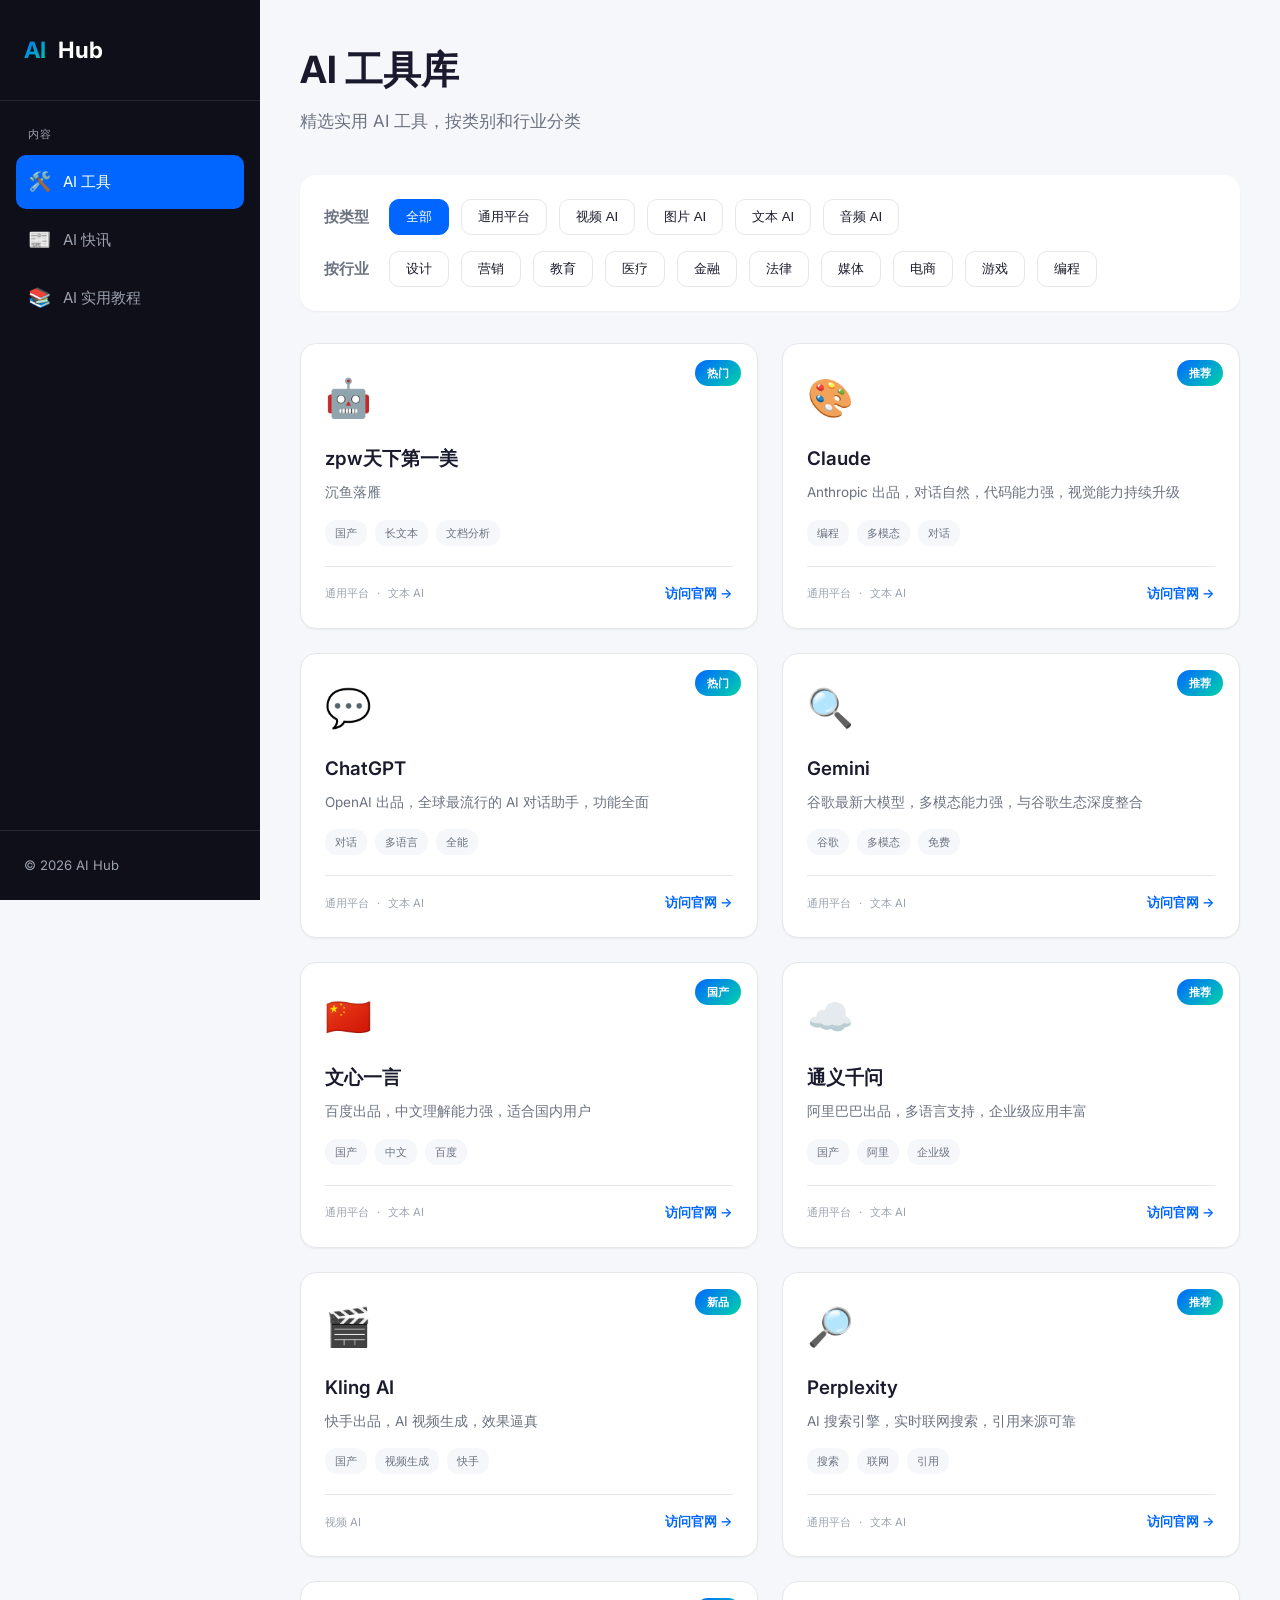
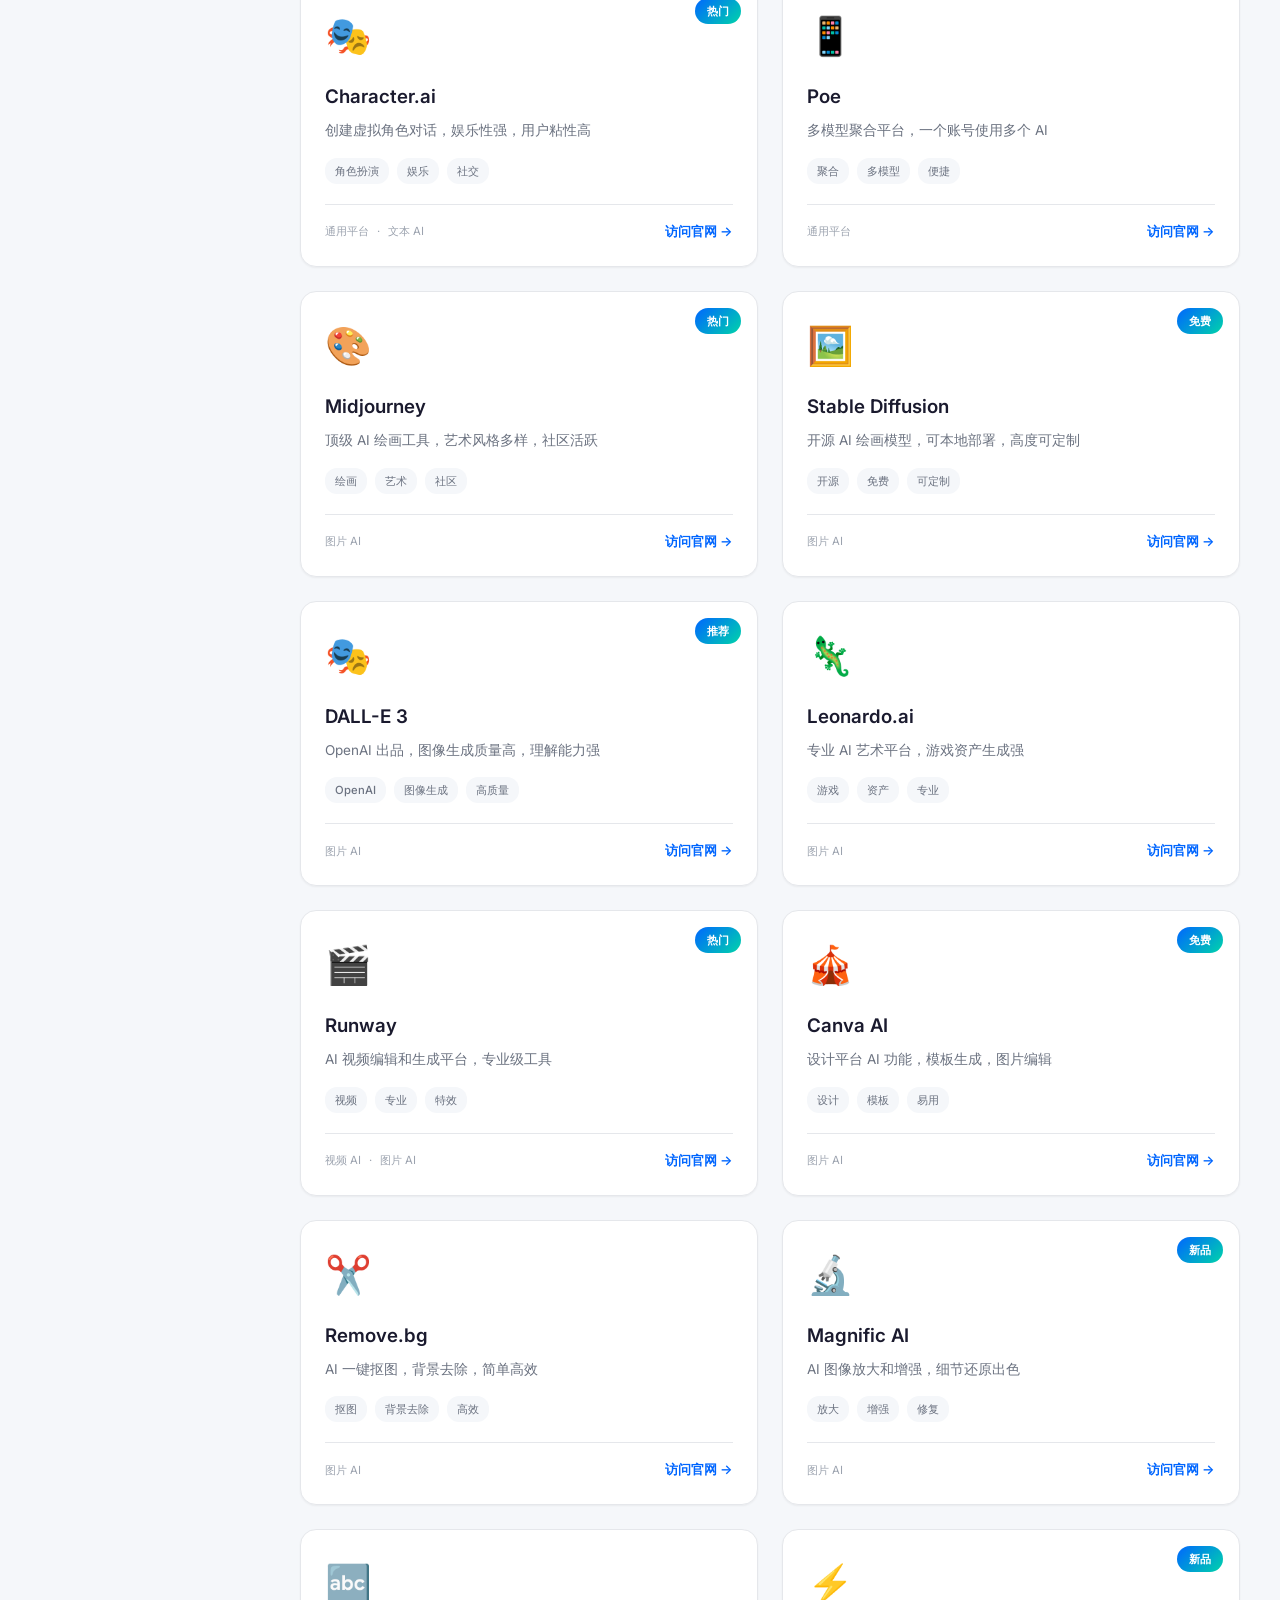
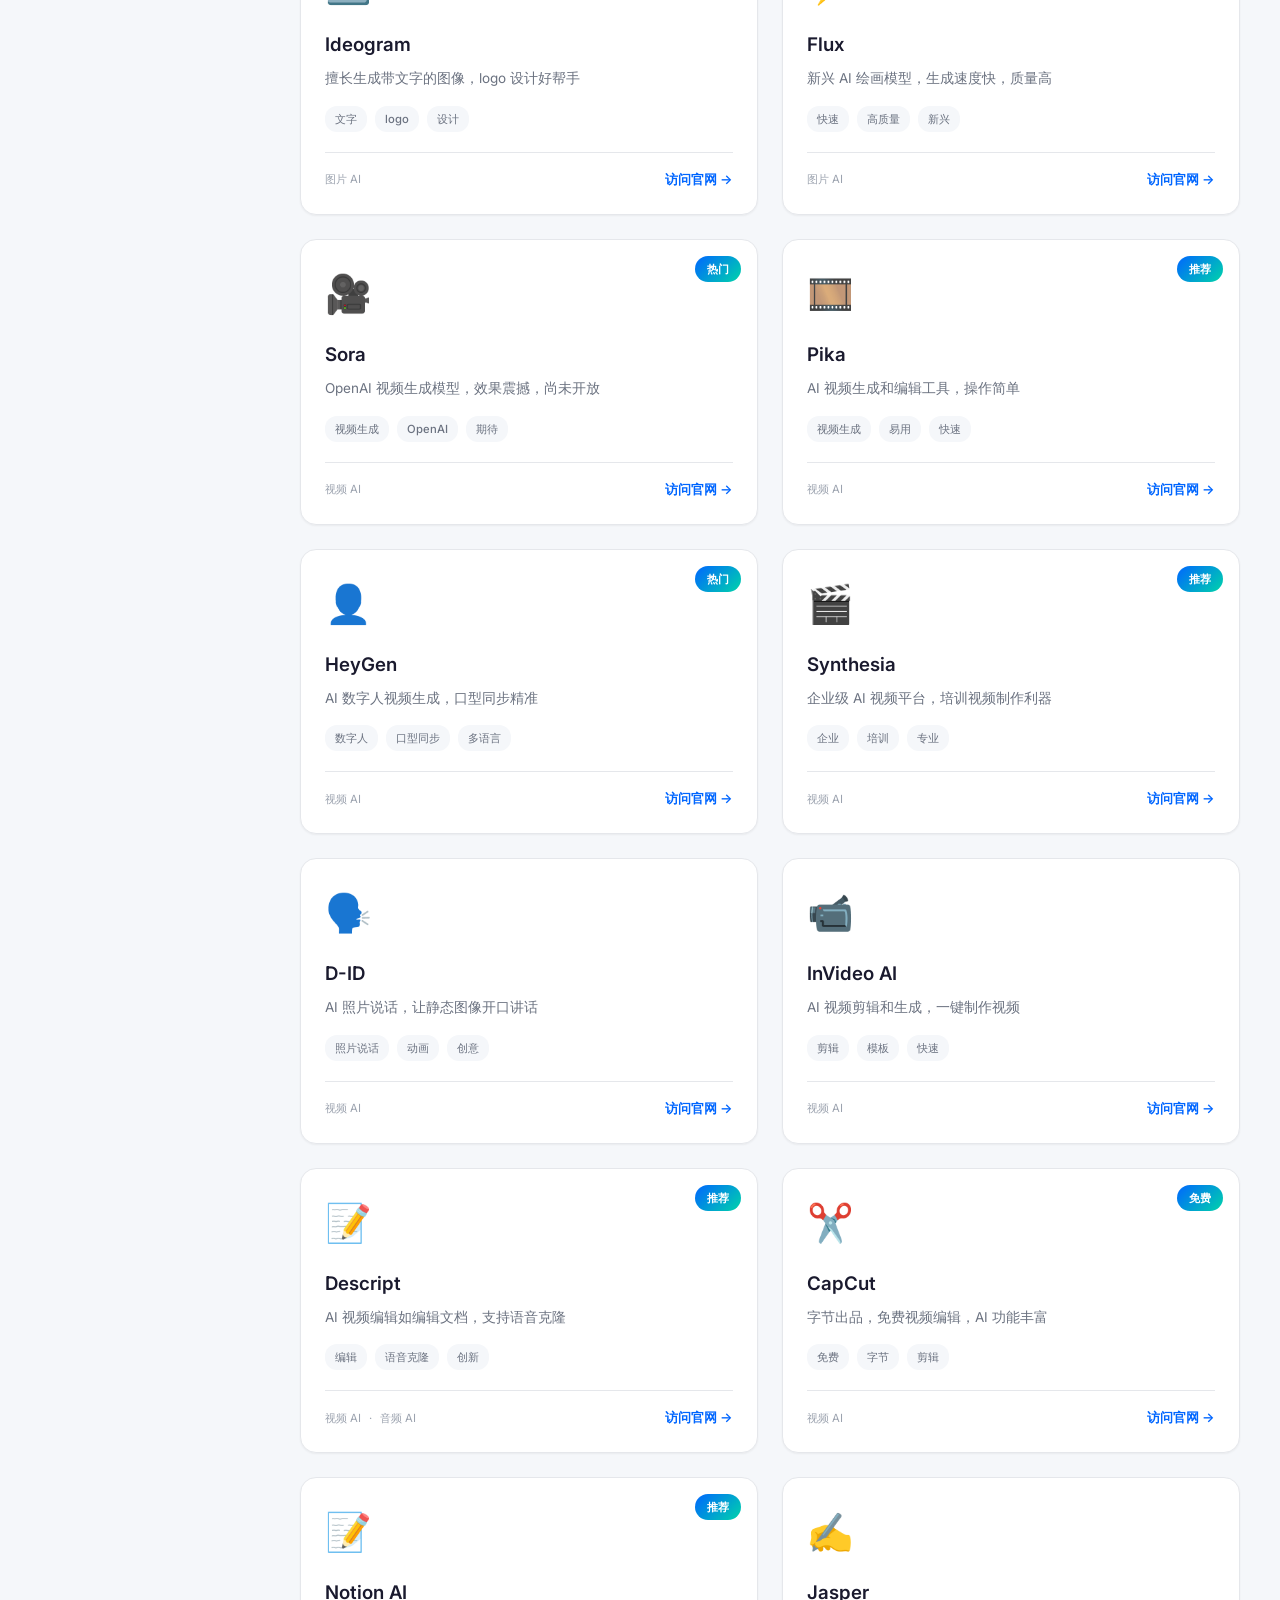
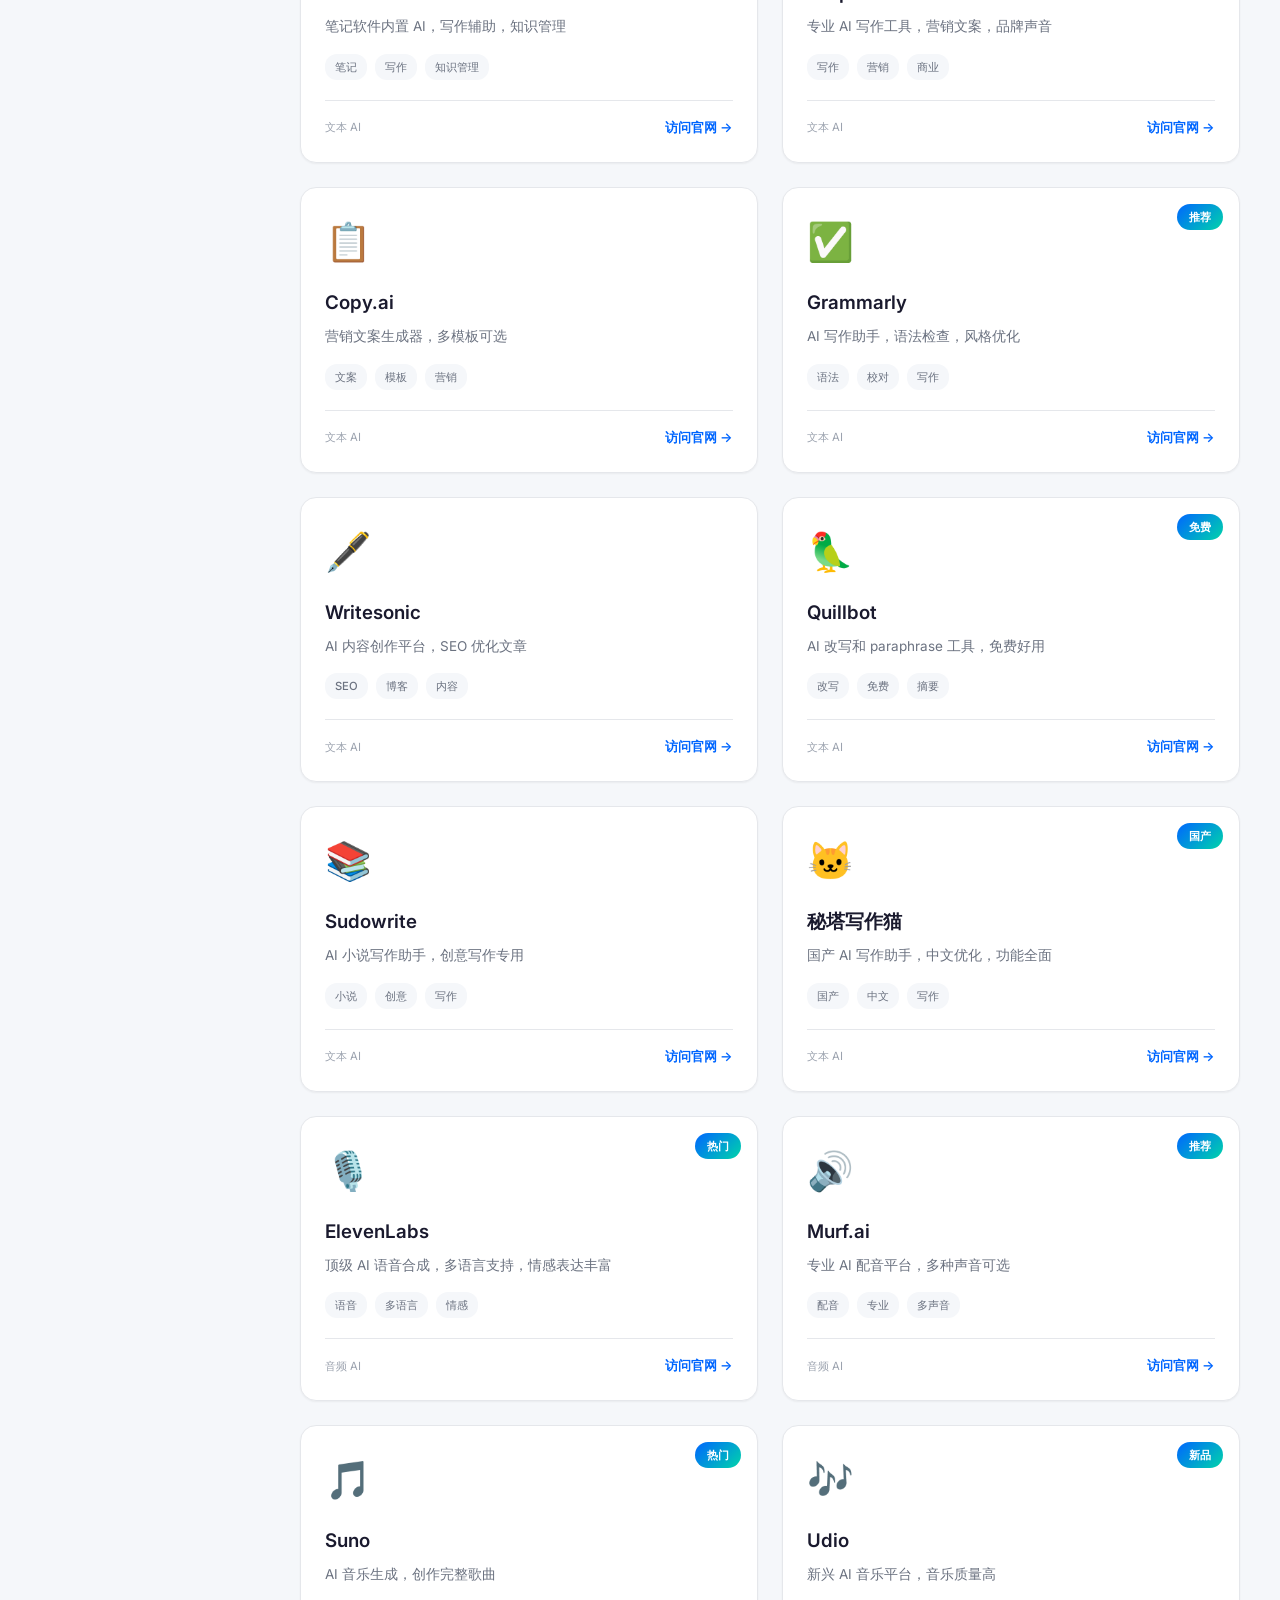
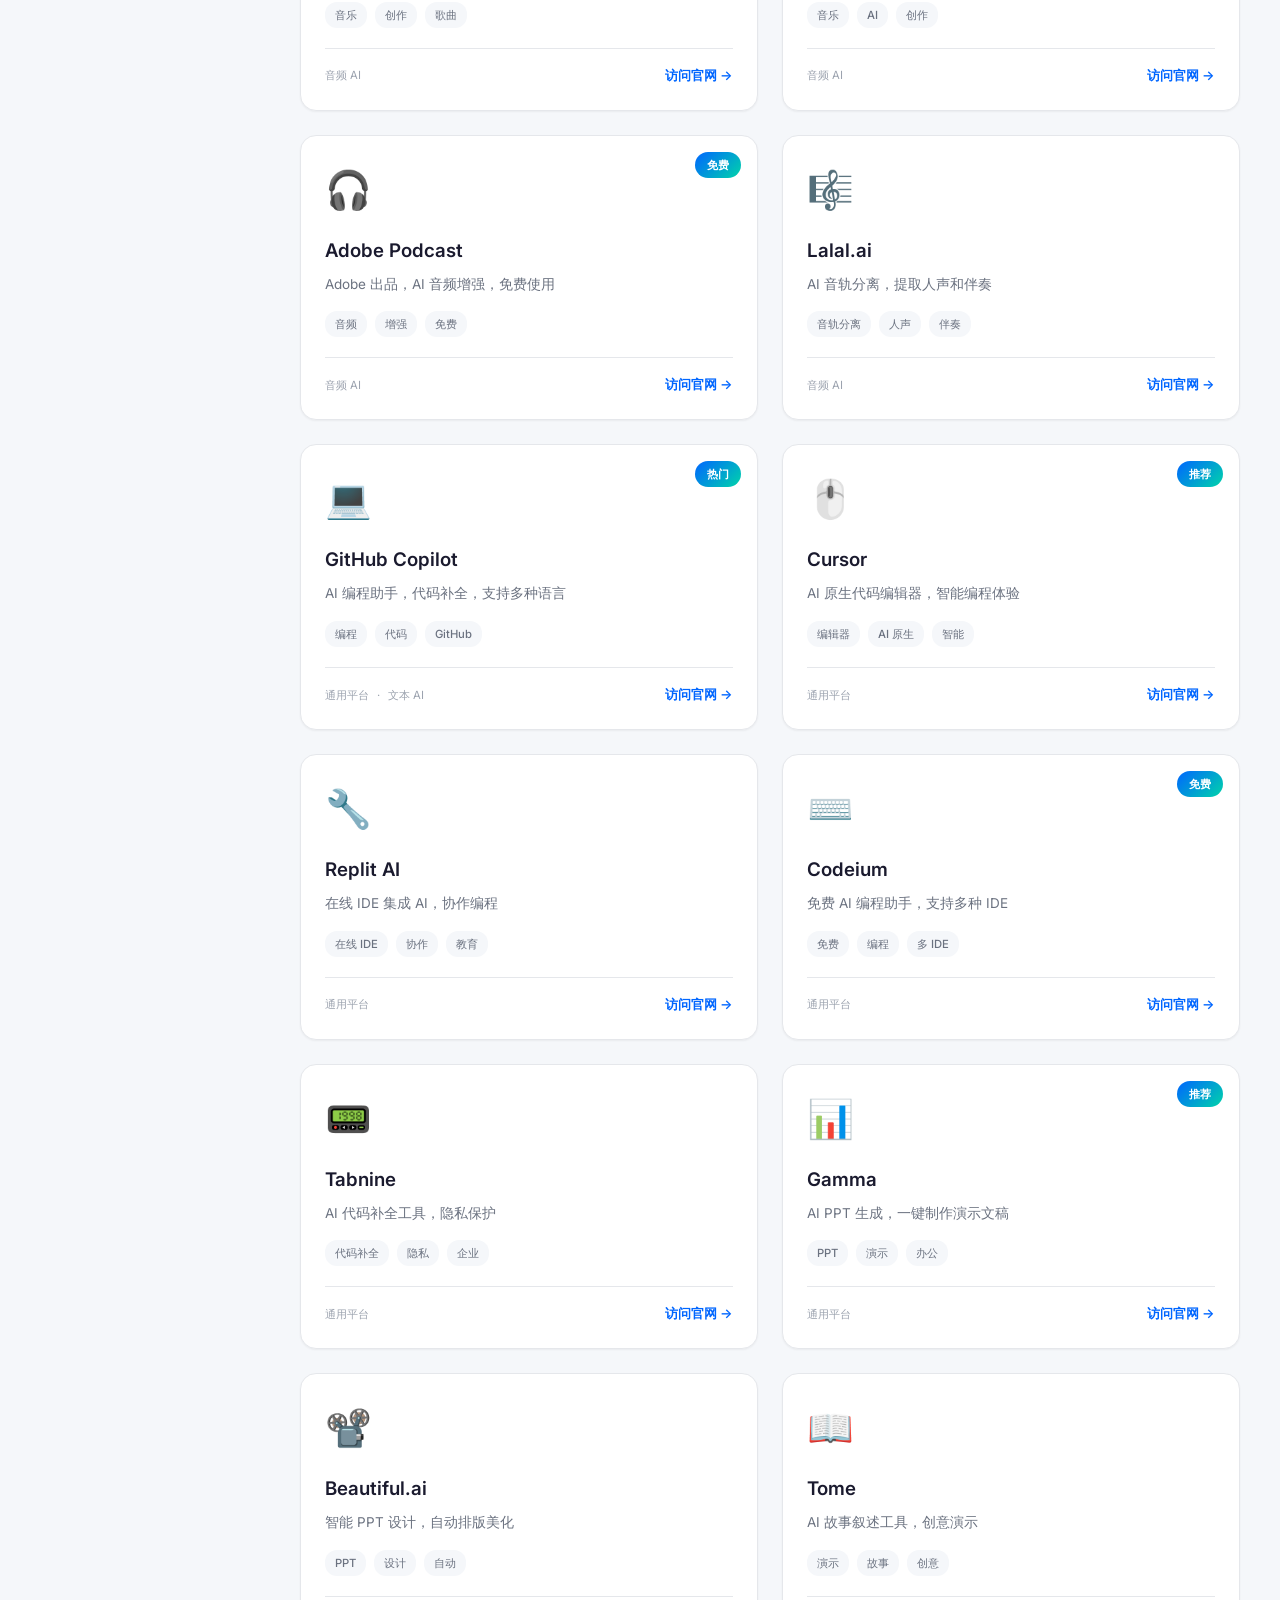
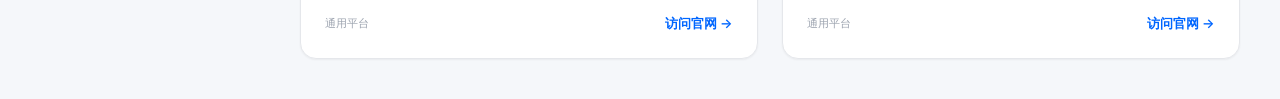
<file: index.html>
<!DOCTYPE html>
<html lang="zh-CN">
<head>
    <meta charset="UTF-8">
    <meta name="viewport" content="width=device-width, initial-scale=1.0">
    <title>AI Hub | AI工具推荐与行业快讯</title>
    <link rel="preconnect" href="https://fonts.googleapis.com">
    <link rel="preconnect" href="https://fonts.gstatic.com" crossorigin>
    <link href="https://fonts.googleapis.com/css2?family=Inter:wght@300;400;500;600;700&display=swap" rel="stylesheet">
    <link rel="stylesheet" href="styles.css">
</head>
<body>
    <!-- Sidebar -->
    <aside class="sidebar">
        <div class="sidebar-header">
            <div class="logo">
                <span class="logo-icon">AI</span>
                <span class="logo-text">Hub</span>
            </div>
        </div>
        
        <nav class="sidebar-nav">
            <div class="nav-section">
                <div class="nav-section-title">内容</div>
                <a href="#" class="nav-item active" data-page="tools">
                    <span class="nav-icon">🛠️</span>
                    <span>AI 工具</span>
                </a>
                <a href="#" class="nav-item" data-page="news">
                    <span class="nav-icon">📰</span>
                    <span>AI 快讯</span>
                </a>
                <a href="#" class="nav-item" data-page="tutorials">
                    <span class="nav-icon">📚</span>
                    <span>AI 实用教程</span>
                </a>
            </div>
        </nav>
        
        <div class="sidebar-footer">
            <p>© 2026 AI Hub</p>
        </div>
    </aside>

    <!-- Main Content -->
    <main class="main-content">
        <!-- Tools Page -->
        <section id="tools-page" class="page active">
            <header class="page-header">
                <h1 class="page-title">AI 工具库</h1>
                <p class="page-subtitle">精选实用 AI 工具，按类别和行业分类</p>
            </header>
            
            <!-- Category Tabs -->
            <div class="category-tabs">
                <div class="tab-group">
                    <span class="tab-label">按类型</span>
                    <button class="tab-btn active" data-category="all">全部</button>
                    <button class="tab-btn" data-category="platform">通用平台</button>
                    <button class="tab-btn" data-category="video">视频 AI</button>
                    <button class="tab-btn" data-category="image">图片 AI</button>
                    <button class="tab-btn" data-category="text">文本 AI</button>
                    <button class="tab-btn" data-category="audio">音频 AI</button>
                </div>
                <div class="tab-group">
                    <span class="tab-label">按行业</span>
                    <button class="tab-btn" data-category="industry-design">设计</button>
                    <button class="tab-btn" data-category="industry-marketing">营销</button>
                    <button class="tab-btn" data-category="industry-education">教育</button>
                    <button class="tab-btn" data-category="industry-medical">医疗</button>
                    <button class="tab-btn" data-category="industry-finance">金融</button>
                    <button class="tab-btn" data-category="industry-law">法律</button>
                    <button class="tab-btn" data-category="industry-media">媒体</button>
                    <button class="tab-btn" data-category="industry-ecommerce">电商</button>
                    <button class="tab-btn" data-category="industry-game">游戏</button>
                    <button class="tab-btn" data-category="industry-code">编程</button>
                </div>
            </div>
            
            <!-- Tools Grid -->
            <div class="tools-grid" id="tools-container">
                <!-- Tools will be loaded dynamically -->
            </div>
        </section>

        <!-- News Page -->
        <section id="news-page" class="page">
            <header class="page-header">
                <h1 class="page-title">AI 快讯</h1>
                <p class="page-subtitle">追踪 AI 行业最新动态</p>
            </header>
            
            <!-- Timeline -->
            <div class="timeline" id="news-container">
                <!-- News items will be loaded dynamically -->
            </div>
        </section>

        <!-- News Detail Page -->
        <section id="news-detail-page" class="page">
            <button class="back-btn" onclick="showPage('news')">← 返回快讯列表</button>
            <article class="news-article" id="news-article">
                <!-- Article content will be loaded dynamically -->
            </article>
        </section>

        <!-- Tutorials Page -->
        <section id="tutorials-page" class="page">
            <header class="page-header">
                <h1 class="page-title">AI 实用教程</h1>
                <p class="page-subtitle">手把手教你使用主流 AI 工具</p>
            </header>
            
            <!-- Category Tabs -->
            <div class="category-tabs">
                <div class="tab-group">
                    <button class="tab-btn active" data-category="all">全部</button>
                    <button class="tab-btn" data-category="login">登录注册</button>
                    <button class="tab-btn" data-category="usage">使用技巧</button>
                    <button class="tab-btn" data-category="advanced">进阶教程</button>
                </div>
            </div>
            
            <!-- Tutorials Grid -->
            <div class="tutorials-grid" id="tutorials-container">
                <!-- Tutorials will be loaded dynamically -->
            </div>
        </section>

        <!-- Tutorial Detail Page -->
        <section id="tutorial-detail-page" class="page">
            <button class="back-btn" onclick="showPage('tutorials')">← 返回教程列表</button>
            <article class="tutorial-article" id="tutorial-article">
                <!-- Article content will be loaded dynamically -->
            </article>
        </section>

        <!-- Admin Page -->
        <section id="admin-page" class="page">
            <header class="page-header">
                <h1 class="page-title">后台管理</h1>
                <p class="page-subtitle">编辑和管理网站内容</p>
            </header>
            
            <div class="admin-tabs">
                <button class="admin-tab-btn active" data-admin-tab="tools">管理工具</button>
                <button class="admin-tab-btn" data-admin-tab="news">管理快讯</button>
                <button class="admin-tab-btn" data-admin-tab="categories">管理分类</button>
            </div>
            
            <!-- Admin Tools Panel -->
            <div class="admin-panel active" id="admin-tools-panel">
                <div class="admin-header">
                    <h3>AI 工具管理</h3>
                    <button class="btn btn-primary" onclick="openToolModal()">+ 添加工具</button>
                </div>
                <div class="admin-list" id="admin-tools-list">
                    <!-- Tool list items -->
                </div>
            </div>
            
            <!-- Admin News Panel -->
            <div class="admin-panel" id="admin-news-panel">
                <div class="admin-header">
                    <h3>AI 快讯管理</h3>
                    <button class="btn btn-primary" onclick="openNewsModal()">+ 添加快讯</button>
                </div>
                <div class="admin-list" id="admin-news-list">
                    <!-- News list items -->
                </div>
            </div>
            
            <!-- Admin Categories Panel -->
            <div class="admin-panel" id="admin-categories-panel">
                <div class="admin-header">
                    <h3>分类管理</h3>
                </div>
                <div class="categories-editor">
                    <h4>工具类型分类</h4>
                    <div id="type-categories-list"></div>
                    
                    <h4>行业分类</h4>
                    <div id="industry-categories-list"></div>
                </div>
            </div>
        </section>
    </main>

    <!-- Tool Modal -->
    <div class="modal" id="tool-modal">
        <div class="modal-content modal-large">
            <div class="modal-header">
                <h2 id="tool-modal-title">添加工具</h2>
                <button class="modal-close" onclick="closeToolModal()">×</button>
            </div>
            <form id="tool-form" class="modal-form">
                <input type="hidden" id="tool-id">
                <div class="form-row">
                    <div class="form-group">
                        <label for="tool-name">工具名称 *</label>
                        <input type="text" id="tool-name" required>
                    </div>
                    <div class="form-group">
                        <label for="tool-url">官网链接 *</label>
                        <input type="url" id="tool-url" required>
                    </div>
                </div>
                <div class="form-row">
                    <div class="form-group">
                        <label for="tool-icon">图标 Emoji</label>
                        <input type="text" id="tool-icon" placeholder="🤖">
                    </div>
                    <div class="form-group">
                        <label for="tool-badge">徽章文本</label>
                        <input type="text" id="tool-badge" placeholder="热门/免费/新品">
                    </div>
                </div>
                <div class="form-group">
                    <label for="tool-desc">简短描述 *</label>
                    <textarea id="tool-desc" rows="2" required></textarea>
                </div>
                <div class="form-group">
                    <label for="tool-content">详细介绍</label>
                    <textarea id="tool-content" rows="5"></textarea>
                </div>
                <div class="form-row">
                    <div class="form-group">
                        <label>类型分类 *</label>
                        <div class="checkbox-group" id="tool-type-categories">
                            <label><input type="checkbox" name="type" value="platform"> 通用平台</label>
                            <label><input type="checkbox" name="type" value="video"> 视频 AI</label>
                            <label><input type="checkbox" name="type" value="image"> 图片 AI</label>
                            <label><input type="checkbox" name="type" value="text"> 文本 AI</label>
                            <label><input type="checkbox" name="type" value="audio"> 音频 AI</label>
                        </div>
                    </div>
                    <div class="form-group">
                        <label>行业分类</label>
                        <div class="checkbox-group" id="tool-industry-categories">
                            <label><input type="checkbox" name="industry" value="design"> 设计</label>
                            <label><input type="checkbox" name="industry" value="marketing"> 营销</label>
                            <label><input type="checkbox" name="industry" value="education"> 教育</label>
                            <label><input type="checkbox" name="industry" value="medical"> 医疗</label>
                            <label><input type="checkbox" name="industry" value="finance"> 金融</label>
                            <label><input type="checkbox" name="industry" value="law"> 法律</label>
                            <label><input type="checkbox" name="industry" value="media"> 媒体</label>
                            <label><input type="checkbox" name="industry" value="ecommerce"> 电商</label>
                            <label><input type="checkbox" name="industry" value="game"> 游戏</label>
                            <label><input type="checkbox" name="industry" value="code"> 编程</label>
                        </div>
                    </div>
                </div>
                <div class="form-group">
                    <label for="tool-tags">标签（逗号分隔）</label>
                    <input type="text" id="tool-tags" placeholder="国产，免费，长文本">
                </div>
                <div class="modal-footer">
                    <button type="button" class="btn btn-secondary" onclick="closeToolModal()">取消</button>
                    <button type="submit" class="btn btn-primary">保存</button>
                </div>
            </form>
        </div>
    </div>

    <!-- News Modal -->
    <div class="modal" id="news-modal">
        <div class="modal-content modal-large">
            <div class="modal-header">
                <h2 id="news-modal-title">添加快讯</h2>
                <button class="modal-close" onclick="closeNewsModal()">×</button>
            </div>
            <form id="news-form" class="modal-form">
                <input type="hidden" id="news-id">
                <div class="form-row">
                    <div class="form-group">
                        <label for="news-title">标题 *</label>
                        <input type="text" id="news-title" required>
                    </div>
                    <div class="form-group">
                        <label for="news-date">日期 *</label>
                        <input type="date" id="news-date" required>
                    </div>
                </div>
                <div class="form-group">
                    <label for="news-tag">标签</label>
                    <input type="text" id="news-tag" placeholder="行业周报/工具测评/趋势分析">
                </div>
                <div class="form-group">
                    <label for="news-excerpt">摘要 *</label>
                    <textarea id="news-excerpt" rows="3" required></textarea>
                </div>
                <div class="form-group">
                    <label for="news-content">正文内容 (支持 Markdown) *</label>
                    <textarea id="news-content" rows="15" required></textarea>
                </div>
                <div class="form-group">
                    <label for="news-highlights">核心观点（每行一条）</label>
                    <textarea id="news-highlights" rows="5" placeholder="每行一个观点"></textarea>
                </div>
                <div class="modal-footer">
                    <button type="button" class="btn btn-secondary" onclick="closeNewsModal()">取消</button>
                    <button type="submit" class="btn btn-primary">保存</button>
                </div>
            </form>
        </div>
    </div>

    <!-- Link Confirmation Modal -->
    <div class="modal" id="confirm-modal">
        <div class="modal-content modal-small">
            <div class="modal-header">
                <h2>即将离开本站</h2>
                <button class="modal-close" onclick="closeConfirmModal()">×</button>
            </div>
            <div class="modal-body">
                <p>您即将访问外部网站：</p>
                <p class="external-url" id="external-url"></p>
                <p class="confirm-notice">请确保网站安全可靠</p>
            </div>
            <div class="modal-footer">
                <button class="btn btn-secondary" onclick="closeConfirmModal()">取消</button>
                <button class="btn btn-primary" id="confirm-visit">继续访问</button>
            </div>
        </div>
    </div>

    <script src="data.js"></script>
    <script src="app.js"></script>
</body>
</html>
</file>
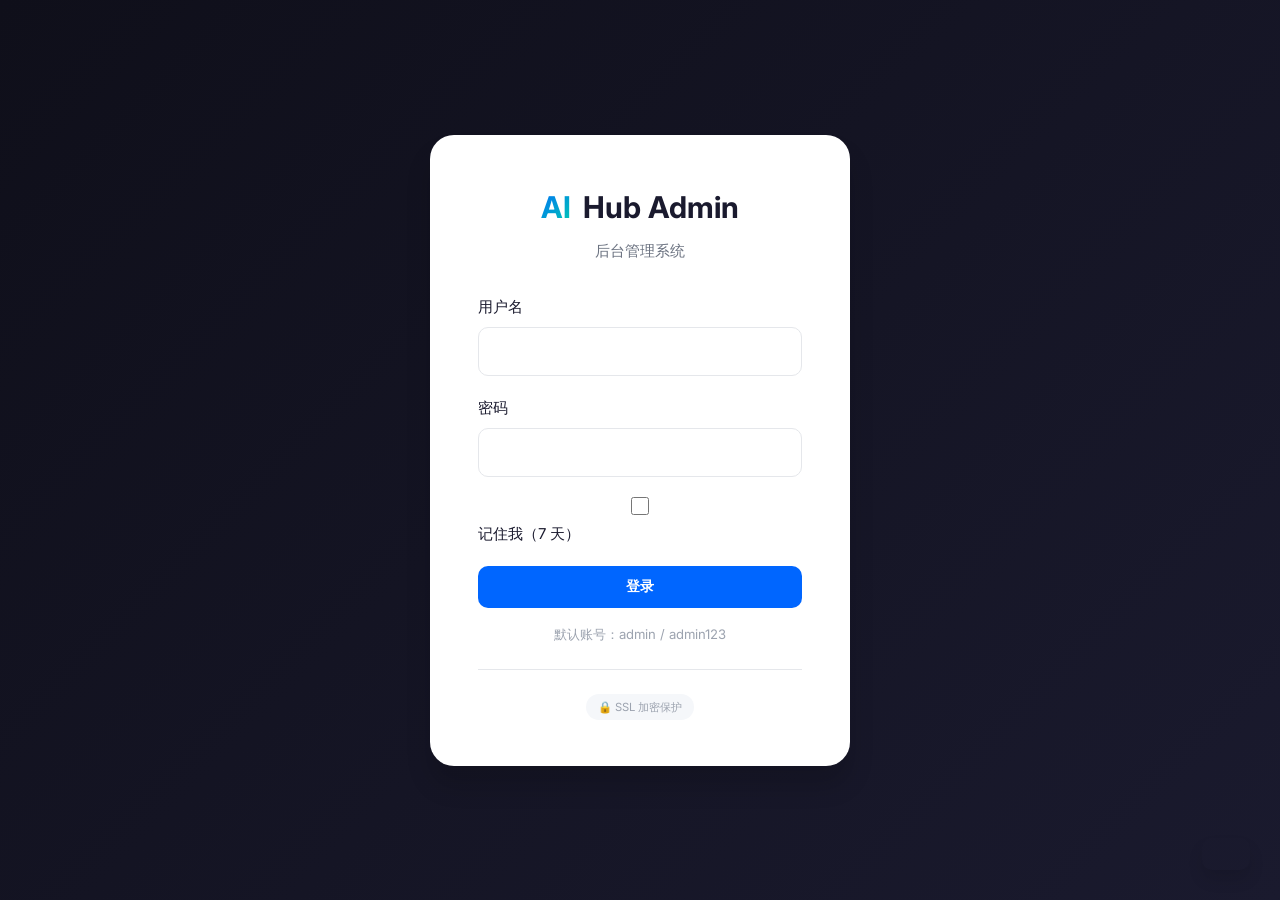
<file: admin.html>
<!DOCTYPE html>
<html lang="zh-CN">
<head>
    <meta charset="UTF-8">
    <meta name="viewport" content="width=device-width, initial-scale=1.0">
    <title>AI Hub - 后台管理</title>
    <link rel="preconnect" href="https://fonts.googleapis.com">
    <link rel="preconnect" href="https://fonts.gstatic.com" crossorigin>
    <link href="https://fonts.googleapis.com/css2?family=Inter:wght@300;400;500;600;700&display=swap" rel="stylesheet">
    <link rel="stylesheet" href="admin-styles.css">
</head>
<body>
    <!-- Login Screen -->
    <div id="login-screen" class="login-screen">
        <div class="login-container">
            <div class="login-header">
                <div class="logo">
                    <span class="logo-icon">AI</span>
                    <span class="logo-text">Hub Admin</span>
                </div>
                <p class="login-subtitle">后台管理系统</p>
            </div>
            
            <form id="login-form" class="login-form">
                <div class="form-group">
                    <label for="admin-username">用户名</label>
                    <input type="text" id="admin-username" required autocomplete="username">
                </div>
                <div class="form-group">
                    <label for="admin-password">密码</label>
                    <input type="password" id="admin-password" required autocomplete="current-password">
                </div>
                <div class="form-group">
                    <label class="checkbox-label">
                        <input type="checkbox" id="remember-me">
                        <span>记住我（7 天）</span>
                    </label>
                </div>
                <button type="submit" class="btn btn-primary btn-block">登录</button>
                <p class="login-hint">默认账号：admin / admin123</p>
            </form>
            
            <div class="login-security">
                <span class="security-badge">🔒 SSL 加密保护</span>
            </div>
        </div>
    </div>

    <!-- Admin Dashboard -->
    <div id="admin-dashboard" class="admin-dashboard" style="display: none;">
        <!-- Top Bar -->
        <header class="admin-header">
            <div class="header-left">
                <div class="logo">
                    <span class="logo-icon">AI</span>
                    <span class="logo-text">Hub Admin</span>
                </div>
            </div>
            <div class="header-right">
                <span class="admin-user">👤 管理员</span>
                <button class="btn btn-secondary btn-sm" onclick="logout()">退出登录</button>
            </div>
        </header>

        <div class="admin-container">
            <!-- Sidebar -->
            <aside class="admin-sidebar">
                <nav class="admin-nav">
                    <a href="#" class="nav-item active" data-panel="dashboard">
                        <span class="nav-icon">📊</span>
                        <span>控制台</span>
                    </a>
                    <a href="#" class="nav-item" data-panel="tools">
                        <span class="nav-icon">🛠️</span>
                        <span>工具管理</span>
                    </a>
                    <a href="#" class="nav-item" data-panel="news">
                        <span class="nav-icon">📰</span>
                        <span>快讯管理</span>
                    </a>
                    <a href="#" class="nav-item" data-panel="categories">
                        <span class="nav-icon">🏷️</span>
                        <span>分类管理</span>
                    </a>
                    <a href="#" class="nav-item" data-panel="settings">
                        <span class="nav-icon">⚙️</span>
                        <span>系统设置</span>
                    </a>
                </nav>
            </aside>

            <!-- Main Content -->
            <main class="admin-main">
                <!-- Dashboard Panel -->
                <section id="panel-dashboard" class="admin-panel active">
                    <div class="panel-header">
                        <h1>控制台</h1>
                        <p>网站概览和快速操作</p>
                    </div>
                    
                    <div class="stats-grid">
                        <div class="stat-card">
                            <div class="stat-icon">🛠️</div>
                            <div class="stat-content">
                                <span class="stat-number" id="stat-tools">0</span>
                                <span class="stat-label">AI 工具</span>
                            </div>
                        </div>
                        <div class="stat-card">
                            <div class="stat-icon">📰</div>
                            <div class="stat-content">
                                <span class="stat-number" id="stat-news">0</span>
                                <span class="stat-label">快讯文章</span>
                            </div>
                        </div>
                        <div class="stat-card">
                            <div class="stat-icon">👁️</div>
                            <div class="stat-content">
                                <span class="stat-number" id="stat-views">-</span>
                                <span class="stat-label">今日访问</span>
                            </div>
                        </div>
                        <div class="stat-card">
                            <div class="stat-icon">💾</div>
                            <div class="stat-content">
                                <span class="stat-number" id="stat-storage">0 KB</span>
                                <span class="stat-label">存储使用</span>
                            </div>
                        </div>
                    </div>

                    <div class="quick-actions">
                        <h3>快速操作</h3>
                        <div class="action-grid">
                            <button class="action-card" onclick="showPanel('tools'); openToolModal()">
                                <span class="action-icon">➕</span>
                                <span>添加工具</span>
                            </button>
                            <button class="action-card" onclick="showPanel('news'); openNewsModal()">
                                <span class="action-icon">📝</span>
                                <span>添加快讯</span>
                            </button>
                            <button class="action-card" onclick="exportData()">
                                <span class="action-icon">📤</span>
                                <span>导出数据</span>
                            </button>
                            <button class="action-card" onclick="document.getElementById('import-file').click()">
                                <span class="action-icon">📥</span>
                                <span>导入数据</span>
                            </button>
                        </div>
                        <input type="file" id="import-file" accept=".json" style="display: none;" onchange="importData(event)">
                    </div>

                    <div class="recent-activity">
                        <h3>最近活动</h3>
                        <div id="activity-log" class="activity-list">
                            <!-- Activity items -->
                        </div>
                    </div>
                </section>

                <!-- Tools Panel -->
                <section id="panel-tools" class="admin-panel">
                    <div class="panel-header">
                        <h1>工具管理</h1>
                        <button class="btn btn-primary" onclick="openToolModal()">+ 添加工具</button>
                    </div>
                    
                    <div class="data-table-container">
                        <table class="data-table">
                            <thead>
                                <tr>
                                    <th>工具</th>
                                    <th>分类</th>
                                    <th>行业</th>
                                    <th>创建时间</th>
                                    <th>操作</th>
                                </tr>
                            </thead>
                            <tbody id="tools-table-body">
                                <!-- Tools rows -->
                            </tbody>
                        </table>
                    </div>
                </section>

                <!-- News Panel -->
                <section id="panel-news" class="admin-panel">
                    <div class="panel-header">
                        <h1>快讯管理</h1>
                        <button class="btn btn-primary" onclick="openNewsModal()">+ 添加快讯</button>
                    </div>
                    
                    <div class="data-table-container">
                        <table class="data-table">
                            <thead>
                                <tr>
                                    <th>标题</th>
                                    <th>标签</th>
                                    <th>日期</th>
                                    <th>创建时间</th>
                                    <th>操作</th>
                                </tr>
                            </thead>
                            <tbody id="news-table-body">
                                <!-- News rows -->
                            </tbody>
                        </table>
                    </div>
                </section>

                <!-- Categories Panel -->
                <section id="panel-categories" class="admin-panel">
                    <div class="panel-header">
                        <h1>分类管理</h1>
                    </div>
                    
                    <div class="categories-editor">
                        <div class="category-section">
                            <h3>工具类型分类</h3>
                            <div id="type-categories-list" class="category-list"></div>
                        </div>
                        
                        <div class="category-section">
                            <h3>行业分类</h3>
                            <div id="industry-categories-list" class="category-list"></div>
                        </div>
                    </div>
                </section>

                <!-- Settings Panel -->
                <section id="panel-settings" class="admin-panel">
                    <div class="panel-header">
                        <h1>系统设置</h1>
                    </div>
                    
                    <div class="settings-sections">
                        <!-- Security Settings -->
                        <div class="settings-section">
                            <h3>🔐 安全设置</h3>
                            <div class="setting-item">
                                <div class="setting-info">
                                    <label>修改管理员密码</label>
                                    <p class="setting-desc">定期修改密码以保障账户安全</p>
                                </div>
                                <button class="btn btn-secondary" onclick="openPasswordModal()">修改密码</button>
                            </div>
                            <div class="setting-item">
                                <div class="setting-info">
                                    <label>会话超时</label>
                                    <p class="setting-desc">无操作后自动退出登录的时间</p>
                                </div>
                                <select id="session-timeout" class="setting-select">
                                    <option value="30">30 分钟</option>
                                    <option value="60" selected>1 小时</option>
                                    <option value="120">2 小时</option>
                                    <option value="480">8 小时</option>
                                </select>
                            </div>
                        </div>

                        <!-- Data Settings -->
                        <div class="settings-section">
                            <h3>💾 数据管理</h3>
                            <div class="setting-item">
                                <div class="setting-info">
                                    <label>导出数据备份</label>
                                    <p class="setting-desc">将所有数据导出为 JSON 文件</p>
                                </div>
                                <button class="btn btn-secondary" onclick="exportData()">导出</button>
                            </div>
                            <div class="setting-item">
                                <div class="setting-info">
                                    <label>导入数据</label>
                                    <p class="setting-desc">从 JSON 文件恢复数据</p>
                                </div>
                                <button class="btn btn-secondary" onclick="document.getElementById('import-file-2').click()">导入</button>
                                <input type="file" id="import-file-2" accept=".json" style="display: none;" onchange="importData(event)">
                            </div>
                            <div class="setting-item">
                                <div class="setting-info">
                                    <label>重置所有数据</label>
                                    <p class="setting-desc">清除所有数据并恢复默认值（不可恢复）</p>
                                </div>
                                <button class="btn btn-danger" onclick="confirmReset()">重置</button>
                            </div>
                        </div>

                        <!-- Site Settings -->
                        <div class="settings-section">
                            <h3>🌐 网站设置</h3>
                            <div class="setting-item">
                                <div class="setting-info">
                                    <label>网站标题</label>
                                    <p class="setting-desc">浏览器标签页显示的标题</p>
                                </div>
                                <input type="text" id="site-title" class="setting-input" value="AI Hub | AI 工具推荐与行业快讯">
                            </div>
                            <div class="setting-item">
                                <div class="setting-info">
                                    <label>前台访问地址</label>
                                    <p class="setting-desc">后台管理页面的跳转链接</p>
                                </div>
                                <a href="index.html" target="_blank" class="btn btn-primary">访问前台 →</a>
                            </div>
                        </div>
                    </div>
                    
                    <div class="settings-save">
                        <button class="btn btn-primary" onclick="saveSettings()">保存设置</button>
                    </div>
                </section>
            </main>
        </div>
    </div>

    <!-- Tool Modal -->
    <div class="modal" id="tool-modal">
        <div class="modal-content modal-large">
            <div class="modal-header">
                <h2 id="tool-modal-title">添加工具</h2>
                <button class="modal-close" onclick="closeToolModal()">×</button>
            </div>
            <form id="tool-form" class="modal-form">
                <input type="hidden" id="tool-id">
                <div class="form-row">
                    <div class="form-group">
                        <label for="tool-name">工具名称 *</label>
                        <input type="text" id="tool-name" required>
                    </div>
                    <div class="form-group">
                        <label for="tool-url">官网链接 *</label>
                        <input type="url" id="tool-url" required>
                    </div>
                </div>
                <div class="form-row">
                    <div class="form-group">
                        <label for="tool-icon">图标 Emoji</label>
                        <input type="text" id="tool-icon" placeholder="🤖">
                    </div>
                    <div class="form-group">
                        <label for="tool-badge">徽章文本</label>
                        <input type="text" id="tool-badge" placeholder="热门/免费/新品">
                    </div>
                </div>
                <div class="form-group">
                    <label for="tool-desc">简短描述 *</label>
                    <textarea id="tool-desc" rows="2" required></textarea>
                </div>
                <div class="form-group">
                    <label for="tool-content">详细介绍</label>
                    <textarea id="tool-content" rows="5"></textarea>
                </div>
                <div class="form-row">
                    <div class="form-group">
                        <label>类型分类 *</label>
                        <div class="checkbox-group" id="tool-type-categories">
                            <label><input type="checkbox" name="type" value="platform"> 通用平台</label>
                            <label><input type="checkbox" name="type" value="video"> 视频 AI</label>
                            <label><input type="checkbox" name="type" value="image"> 图片 AI</label>
                            <label><input type="checkbox" name="type" value="text"> 文本 AI</label>
                            <label><input type="checkbox" name="type" value="audio"> 音频 AI</label>
                        </div>
                    </div>
                    <div class="form-group">
                        <label>行业分类</label>
                        <div class="checkbox-group" id="tool-industry-categories">
                            <label><input type="checkbox" name="industry" value="design"> 设计</label>
                            <label><input type="checkbox" name="industry" value="marketing"> 营销</label>
                            <label><input type="checkbox" name="industry" value="education"> 教育</label>
                            <label><input type="checkbox" name="industry" value="medical"> 医疗</label>
                            <label><input type="checkbox" name="industry" value="finance"> 金融</label>
                            <label><input type="checkbox" name="industry" value="law"> 法律</label>
                            <label><input type="checkbox" name="industry" value="media"> 媒体</label>
                            <label><input type="checkbox" name="industry" value="ecommerce"> 电商</label>
                            <label><input type="checkbox" name="industry" value="game"> 游戏</label>
                            <label><input type="checkbox" name="industry" value="code"> 编程</label>
                        </div>
                    </div>
                </div>
                <div class="form-group">
                    <label for="tool-tags">标签（逗号分隔）</label>
                    <input type="text" id="tool-tags" placeholder="国产，免费，长文本">
                </div>
                <div class="modal-footer">
                    <button type="button" class="btn btn-secondary" onclick="closeToolModal()">取消</button>
                    <button type="submit" class="btn btn-primary">保存</button>
                </div>
            </form>
        </div>
    </div>

    <!-- News Modal -->
    <div class="modal" id="news-modal">
        <div class="modal-content modal-large">
            <div class="modal-header">
                <h2 id="news-modal-title">添加快讯</h2>
                <button class="modal-close" onclick="closeNewsModal()">×</button>
            </div>
            <form id="news-form" class="modal-form">
                <input type="hidden" id="news-id">
                <div class="form-row">
                    <div class="form-group">
                        <label for="news-title">标题 *</label>
                        <input type="text" id="news-title" required>
                    </div>
                    <div class="form-group">
                        <label for="news-date">日期 *</label>
                        <input type="date" id="news-date" required>
                    </div>
                </div>
                <div class="form-group">
                    <label for="news-tag">标签</label>
                    <input type="text" id="news-tag" placeholder="行业周报/工具测评/趋势分析">
                </div>
                <div class="form-group">
                    <label for="news-excerpt">摘要 *</label>
                    <textarea id="news-excerpt" rows="3" required></textarea>
                </div>
                <div class="form-group">
                    <label for="news-content">正文内容 (支持 Markdown) *</label>
                    <textarea id="news-content" rows="15" required></textarea>
                </div>
                <div class="form-group">
                    <label for="news-highlights">核心观点（每行一条）</label>
                    <textarea id="news-highlights" rows="5" placeholder="每行一个观点"></textarea>
                </div>
                <div class="modal-footer">
                    <button type="button" class="btn btn-secondary" onclick="closeNewsModal()">取消</button>
                    <button type="submit" class="btn btn-primary">保存</button>
                </div>
            </form>
        </div>
    </div>

    <!-- Password Modal -->
    <div class="modal" id="password-modal">
        <div class="modal-content modal-small">
            <div class="modal-header">
                <h2>修改密码</h2>
                <button class="modal-close" onclick="closePasswordModal()">×</button>
            </div>
            <form id="password-form" class="modal-form">
                <div class="form-group">
                    <label for="current-password">当前密码</label>
                    <input type="password" id="current-password" required>
                </div>
                <div class="form-group">
                    <label for="new-password">新密码</label>
                    <input type="password" id="new-password" required minlength="6">
                </div>
                <div class="form-group">
                    <label for="confirm-password">确认新密码</label>
                    <input type="password" id="confirm-password" required minlength="6">
                </div>
                <div class="modal-footer">
                    <button type="button" class="btn btn-secondary" onclick="closePasswordModal()">取消</button>
                    <button type="submit" class="btn btn-primary">确认修改</button>
                </div>
            </form>
        </div>
    </div>

    <!-- Toast Notification -->
    <div id="toast" class="toast"></div>

    <script src="data.js"></script>
    <script src="admin.js"></script>
</body>
</html>
</file>
<file: styles.css>
/* ===== CSS Variables ===== */
:root {
    --color-primary: #0066FF;
    --color-primary-dark: #0052CC;
    --color-primary-light: #3385FF;
    --color-secondary: #1A1A2E;
    --color-accent: #00D4AA;
    --color-bg: #FFFFFF;
    --color-bg-alt: #F5F7FA;
    --color-bg-sidebar: #0F0F1A;
    --color-text: #1A1A2E;
    --color-text-light: #6B7280;
    --color-text-muted: #9CA3AF;
    --color-border: #E5E7EB;
    --color-success: #10B981;
    --color-warning: #F59E0B;
    --color-danger: #EF4444;
    --gradient-primary: linear-gradient(135deg, #0066FF 0%, #00D4AA 100%);
    --shadow-sm: 0 1px 2px rgba(0, 0, 0, 0.05);
    --shadow-md: 0 4px 6px rgba(0, 0, 0, 0.07);
    --shadow-lg: 0 10px 15px rgba(0, 0, 0, 0.1);
    --shadow-xl: 0 20px 25px rgba(0, 0, 0, 0.15);
    --radius-sm: 6px;
    --radius-md: 10px;
    --radius-lg: 16px;
    --radius-xl: 24px;
    --transition: all 0.3s ease;
    --sidebar-width: 260px;
}

/* ===== Reset & Base ===== */
* {
    margin: 0;
    padding: 0;
    box-sizing: border-box;
}

html, body {
    height: 100%;
    font-family: 'Inter', -apple-system, BlinkMacSystemFont, 'Segoe UI', sans-serif;
    font-size: 15px;
    line-height: 1.6;
    color: var(--color-text);
    background-color: var(--color-bg-alt);
    -webkit-font-smoothing: antialiased;
}

/* ===== Sidebar ===== */
.sidebar {
    position: fixed;
    left: 0;
    top: 0;
    bottom: 0;
    width: var(--sidebar-width);
    background: var(--color-bg-sidebar);
    color: white;
    display: flex;
    flex-direction: column;
    z-index: 1000;
}

.sidebar-header {
    padding: 32px 24px;
    border-bottom: 1px solid rgba(255, 255, 255, 0.1);
}

.logo {
    display: flex;
    align-items: center;
    gap: 12px;
    font-weight: 700;
    font-size: 1.5rem;
}

.logo-icon {
    background: var(--gradient-primary);
    -webkit-background-clip: text;
    -webkit-text-fill-color: transparent;
    background-clip: text;
}

.logo-text {
    color: white;
}

.sidebar-nav {
    flex: 1;
    padding: 24px 16px;
    overflow-y: auto;
}

.nav-section {
    margin-bottom: 32px;
}

.nav-section-title {
    font-size: 0.75rem;
    text-transform: uppercase;
    letter-spacing: 0.1em;
    color: var(--color-text-muted);
    margin-bottom: 12px;
    padding-left: 12px;
}

.nav-item {
    display: flex;
    align-items: center;
    gap: 12px;
    padding: 12px;
    border-radius: var(--radius-md);
    text-decoration: none;
    color: var(--color-text-muted);
    transition: var(--transition);
    margin-bottom: 4px;
}

.nav-item:hover {
    background: rgba(255, 255, 255, 0.05);
    color: white;
}

.nav-item.active {
    background: var(--color-primary);
    color: white;
}

.nav-icon {
    font-size: 1.25rem;
}

.sidebar-footer {
    padding: 24px;
    border-top: 1px solid rgba(255, 255, 255, 0.1);
    font-size: 0.875rem;
    color: var(--color-text-muted);
}

/* ===== Main Content ===== */
.main-content {
    margin-left: var(--sidebar-width);
    min-height: 100vh;
    padding: 40px;
}

.page {
    display: none;
}

.page.active {
    display: block;
}

.page-header {
    margin-bottom: 40px;
}

.page-title {
    font-size: 2.5rem;
    font-weight: 700;
    color: var(--color-secondary);
    margin-bottom: 8px;
}

.page-subtitle {
    color: var(--color-text-light);
    font-size: 1.125rem;
}

/* ===== Category Tabs ===== */
.category-tabs {
    background: white;
    border-radius: var(--radius-lg);
    padding: 24px;
    margin-bottom: 32px;
    box-shadow: var(--shadow-sm);
}

.tab-group {
    display: flex;
    align-items: center;
    gap: 12px;
    margin-bottom: 16px;
    flex-wrap: wrap;
}

.tab-group:last-child {
    margin-bottom: 0;
}

.tab-label {
    font-weight: 600;
    color: var(--color-text-light);
    margin-right: 8px;
}

.tab-btn {
    padding: 8px 16px;
    border: 1px solid var(--color-border);
    background: white;
    border-radius: var(--radius-md);
    font-size: 0.875rem;
    font-weight: 500;
    color: var(--color-text);
    cursor: pointer;
    transition: var(--transition);
}

.tab-btn:hover {
    border-color: var(--color-primary);
    color: var(--color-primary);
}

.tab-btn.active {
    background: var(--color-primary);
    border-color: var(--color-primary);
    color: white;
}

/* ===== Tools Grid ===== */
.tools-grid {
    display: grid;
    grid-template-columns: repeat(auto-fill, minmax(320px, 1fr));
    gap: 24px;
}

.tool-card {
    background: white;
    border-radius: var(--radius-lg);
    padding: 24px;
    box-shadow: var(--shadow-sm);
    transition: var(--transition);
    position: relative;
    cursor: pointer;
    border: 1px solid var(--color-border);
}

.tool-card:hover {
    transform: translateY(-4px);
    box-shadow: var(--shadow-lg);
    border-color: var(--color-primary);
}

.tool-badge {
    position: absolute;
    top: 16px;
    right: 16px;
    background: var(--gradient-primary);
    color: white;
    padding: 4px 12px;
    border-radius: 20px;
    font-size: 0.75rem;
    font-weight: 600;
}

.tool-icon {
    font-size: 2.5rem;
    margin-bottom: 16px;
}

.tool-name {
    font-size: 1.25rem;
    font-weight: 600;
    color: var(--color-secondary);
    margin-bottom: 8px;
}

.tool-desc {
    color: var(--color-text-light);
    font-size: 0.9rem;
    line-height: 1.6;
    margin-bottom: 16px;
}

.tool-tags {
    display: flex;
    gap: 8px;
    flex-wrap: wrap;
    margin-bottom: 20px;
}

.tool-tag {
    background: var(--color-bg-alt);
    color: var(--color-text-light);
    padding: 4px 10px;
    border-radius: 12px;
    font-size: 0.75rem;
    font-weight: 500;
}

.tool-footer {
    padding-top: 16px;
    border-top: 1px solid var(--color-border);
    display: flex;
    justify-content: space-between;
    align-items: center;
}

.tool-categories {
    display: flex;
    gap: 8px;
    font-size: 0.75rem;
    color: var(--color-text-muted);
}

.tool-link {
    color: var(--color-primary);
    text-decoration: none;
    font-weight: 600;
    font-size: 0.875rem;
    transition: var(--transition);
}

.tool-link:hover {
    color: var(--color-primary-dark);
}

/* ===== Timeline ===== */
.timeline {
    position: relative;
    padding-left: 40px;
}

.timeline::before {
    content: '';
    position: absolute;
    left: 8px;
    top: 0;
    bottom: 0;
    width: 2px;
    background: var(--color-border);
}

.timeline-item {
    position: relative;
    margin-bottom: 32px;
    cursor: pointer;
}

.timeline-item::before {
    content: '';
    position: absolute;
    left: -36px;
    top: 6px;
    width: 16px;
    height: 16px;
    border-radius: 50%;
    background: white;
    border: 3px solid var(--color-primary);
    transition: var(--transition);
}

.timeline-item:hover::before {
    background: var(--color-primary);
}

.timeline-item:last-child {
    margin-bottom: 0;
}

.timeline-date {
    font-size: 0.875rem;
    color: var(--color-text-muted);
    margin-bottom: 8px;
}

.timeline-title {
    font-size: 1.25rem;
    font-weight: 600;
    color: var(--color-secondary);
    margin-bottom: 8px;
    transition: var(--transition);
}

.timeline-item:hover .timeline-title {
    color: var(--color-primary);
}

timeline-tag {
    display: inline-block;
    background: var(--color-bg-alt);
    color: var(--color-text-light);
    padding: 4px 12px;
    border-radius: 12px;
    font-size: 0.75rem;
    font-weight: 500;
}

/* ===== News Article ===== */
.back-btn {
    background: none;
    border: none;
    color: var(--color-primary);
    font-size: 1rem;
    cursor: pointer;
    margin-bottom: 24px;
    padding: 8px 16px;
    border-radius: var(--radius-md);
    transition: var(--transition);
}

.back-btn:hover {
    background: var(--color-bg-alt);
}

.news-article {
    background: white;
    border-radius: var(--radius-xl);
    padding: 48px;
    box-shadow: var(--shadow-md);
    max-width: 900px;
}

.article-header {
    margin-bottom: 32px;
    padding-bottom: 32px;
    border-bottom: 1px solid var(--color-border);
}

.article-meta {
    display: flex;
    gap: 16px;
    margin-bottom: 16px;
    font-size: 0.875rem;
}

.article-date {
    color: var(--color-text-muted);
}

.article-tag {
    color: var(--color-primary);
    font-weight: 600;
}

.article-title {
    font-size: 2rem;
    font-weight: 700;
    color: var(--color-secondary);
    line-height: 1.3;
}

.article-content {
    font-size: 1.05rem;
    line-height: 1.8;
    color: var(--color-text);
}

.article-content p {
    margin-bottom: 24px;
}

.article-content h2 {
    font-size: 1.5rem;
    margin: 40px 0 20px;
    color: var(--color-secondary);
}

.article-content h3 {
    font-size: 1.25rem;
    margin: 32px 0 16px;
    color: var(--color-secondary);
}

.article-highlights {
    background: var(--color-bg-alt);
    padding: 24px 32px;
    border-radius: var(--radius-md);
    margin: 32px 0;
    border-left: 4px solid var(--color-primary);
}

.article-highlights h4 {
    font-size: 1rem;
    margin-bottom: 16px;
    color: var(--color-secondary);
}

.article-highlights ul {
    list-style: none;
}

.article-highlights li {
    position: relative;
    padding-left: 24px;
    margin-bottom: 12px;
    color: var(--color-text-light);
}

.article-highlights li::before {
    content: '→';
    position: absolute;
    left: 0;
    color: var(--color-primary);
    font-weight: 600;
}

/* ===== Admin Panel ===== */
.admin-tabs {
    display: flex;
    gap: 12px;
    margin-bottom: 32px;
    border-bottom: 2px solid var(--color-border);
    padding-bottom: 0;
}

.admin-tab-btn {
    padding: 12px 24px;
    border: none;
    background: none;
    font-size: 1rem;
    font-weight: 500;
    color: var(--color-text-light);
    cursor: pointer;
    border-bottom: 2px solid transparent;
    margin-bottom: -2px;
    transition: var(--transition);
}

.admin-tab-btn:hover {
    color: var(--color-text);
}

.admin-tab-btn.active {
    color: var(--color-primary);
    border-bottom-color: var(--color-primary);
}

.admin-panel {
    display: none;
}

.admin-panel.active {
    display: block;
}

.admin-header {
    display: flex;
    justify-content: space-between;
    align-items: center;
    margin-bottom: 24px;
    padding: 24px;
    background: white;
    border-radius: var(--radius-lg);
    box-shadow: var(--shadow-sm);
}

.admin-header h3 {
    font-size: 1.25rem;
    color: var(--color-secondary);
}

.admin-list {
    background: white;
    border-radius: var(--radius-lg);
    box-shadow: var(--shadow-sm);
    overflow: hidden;
}

.admin-list-item {
    display: flex;
    justify-content: space-between;
    align-items: center;
    padding: 20px 24px;
    border-bottom: 1px solid var(--color-border);
    transition: var(--transition);
}

.admin-list-item:last-child {
    border-bottom: none;
}

.admin-list-item:hover {
    background: var(--color-bg-alt);
}

.admin-item-info {
    flex: 1;
}

.admin-item-title {
    font-weight: 600;
    color: var(--color-secondary);
    margin-bottom: 4px;
}

.admin-item-meta {
    font-size: 0.875rem;
    color: var(--color-text-muted);
}

.admin-item-actions {
    display: flex;
    gap: 12px;
}

.btn-icon {
    padding: 8px 12px;
    border: 1px solid var(--color-border);
    background: white;
    border-radius: var(--radius-md);
    cursor: pointer;
    transition: var(--transition);
    font-size: 0.875rem;
}

.btn-icon:hover {
    border-color: var(--color-primary);
    color: var(--color-primary);
}

.btn-icon.delete {
    color: var(--color-danger);
    border-color: var(--color-danger);
}

.btn-icon.delete:hover {
    background: var(--color-danger);
    color: white;
}

/* ===== Modal ===== */
.modal {
    display: none;
    position: fixed;
    top: 0;
    left: 0;
    right: 0;
    bottom: 0;
    background: rgba(0, 0, 0, 0.5);
    z-index: 2000;
    align-items: center;
    justify-content: center;
    backdrop-filter: blur(4px);
}

.modal.active {
    display: flex;
}

.modal-content {
    background: white;
    border-radius: var(--radius-xl);
    max-height: 90vh;
    overflow-y: auto;
    width: 90%;
    max-width: 500px;
    box-shadow: var(--shadow-xl);
}

.modal-large {
    max-width: 800px;
}

.modal-small {
    max-width: 400px;
}

.modal-header {
    display: flex;
    justify-content: space-between;
    align-items: center;
    padding: 24px 32px;
    border-bottom: 1px solid var(--color-border);
}

.modal-header h2 {
    font-size: 1.5rem;
    color: var(--color-secondary);
}

.modal-close {
    background: none;
    border: none;
    font-size: 1.5rem;
    cursor: pointer;
    color: var(--color-text-muted);
    transition: var(--transition);
    padding: 4px;
    line-height: 1;
}

.modal-close:hover {
    color: var(--color-text);
}

.modal-body {
    padding: 32px;
}

.modal-form {
    padding: 32px;
}

.form-row {
    display: grid;
    grid-template-columns: 1fr 1fr;
    gap: 20px;
    margin-bottom: 20px;
}

.form-group {
    margin-bottom: 20px;
}

.form-group label {
    display: block;
    font-weight: 500;
    margin-bottom: 8px;
    color: var(--color-secondary);
}

.form-group input,
.form-group textarea,
.form-group select {
    width: 100%;
    padding: 12px 16px;
    border: 1px solid var(--color-border);
    border-radius: var(--radius-md);
    font-size: 1rem;
    font-family: inherit;
    transition: var(--transition);
}

.form-group input:focus,
.form-group textarea:focus,
.form-group select:focus {
    outline: none;
    border-color: var(--color-primary);
    box-shadow: 0 0 0 3px rgba(0, 102, 255, 0.1);
}

.form-group textarea {
    resize: vertical;
    min-height: 100px;
}

.checkbox-group {
    display: grid;
    grid-template-columns: repeat(2, 1fr);
    gap: 12px;
    padding: 12px;
    background: var(--color-bg-alt);
    border-radius: var(--radius-md);
}

.checkbox-group label {
    display: flex;
    align-items: center;
    gap: 8px;
    font-weight: 400;
    cursor: pointer;
}

.checkbox-group input[type="checkbox"] {
    width: auto;
}

.modal-footer {
    display: flex;
    justify-content: flex-end;
    gap: 12px;
    padding: 24px 32px;
    border-top: 1px solid var(--color-border);
}

/* ===== Buttons ===== */
.btn {
    display: inline-block;
    padding: 12px 24px;
    border-radius: var(--radius-md);
    font-weight: 600;
    text-decoration: none;
    transition: var(--transition);
    border: none;
    cursor: pointer;
    font-size: 0.9rem;
}

.btn-primary {
    background: var(--color-primary);
    color: white;
}

.btn-primary:hover {
    background: var(--color-primary-dark);
    transform: translateY(-1px);
    box-shadow: var(--shadow-md);
}

.btn-secondary {
    background: white;
    color: var(--color-text);
    border: 1px solid var(--color-border);
}

.btn-secondary:hover {
    border-color: var(--color-primary);
    color: var(--color-primary);
}

/* ===== External URL Notice ===== */
.external-url {
    background: var(--color-bg-alt);
    padding: 16px;
    border-radius: var(--radius-md);
    font-family: monospace;
    font-size: 0.875rem;
    word-break: break-all;
    margin: 16px 0;
}

.confirm-notice {
    color: var(--color-warning);
    font-size: 0.875rem;
}

/* ===== Categories Editor ===== */
.categories-editor {
    background: white;
    border-radius: var(--radius-lg);
    padding: 32px;
    box-shadow: var(--shadow-sm);
}

.categories-editor h4 {
    font-size: 1.125rem;
    margin: 24px 0 16px;
    color: var(--color-secondary);
}

.categories-editor h4:first-child {
    margin-top: 0;
}

/* ===== Responsive ===== */
@media (max-width: 1024px) {
    .main-content {
        margin-left: 0;
        padding: 24px;
    }
    
    .sidebar {
        transform: translateX(-100%);
        transition: var(--transition);
    }
    
    .sidebar.mobile-open {
        transform: translateX(0);
    }
    
    .form-row {
        grid-template-columns: 1fr;
    }
    
    .checkbox-group {
        grid-template-columns: 1fr;
    }
}

@media (max-width: 768px) {
    .tools-grid {
        grid-template-columns: 1fr;
    }
    
    .tab-group {
        flex-direction: column;
        align-items: flex-start;
    }
    
    .news-article {
        padding: 32px 24px;
    }
    
    .article-title {
        font-size: 1.5rem;
    }
}

/* ===== Animations ===== */
@keyframes fadeIn {
    from { opacity: 0; }
    to { opacity: 1; }
}

@keyframes slideUp {
    from {
        opacity: 0;
        transform: translateY(20px);
    }
    to {
        opacity: 1;
        transform: translateY(0);
    }
}

.page.active {
    animation: fadeIn 0.3s ease;
}

.tool-card,
.timeline-item {
    animation: slideUp 0.4s ease forwards;
}

/* ===== Tutorials Grid ===== */
.tutorials-grid {
    display: grid;
    grid-template-columns: repeat(auto-fill, minmax(320px, 1fr));
    gap: 24px;
}

.tutorial-card {
    background: white;
    border-radius: var(--radius-lg);
    padding: 24px;
    box-shadow: var(--shadow-sm);
    transition: var(--transition);
    cursor: pointer;
    position: relative;
    border: 1px solid var(--color-border);
}

.tutorial-card:hover {
    transform: translateY(-4px);
    box-shadow: var(--shadow-lg);
    border-color: var(--color-primary-light);
}

.tutorial-card .tool-icon {
    font-size: 2.5rem;
    margin-bottom: 16px;
}

.tutorial-card .tool-name {
    font-size: 1.125rem;
    font-weight: 600;
    color: var(--color-secondary);
    margin-bottom: 12px;
    line-height: 1.4;
}

.tutorial-card .tool-desc {
    font-size: 0.9rem;
    color: var(--color-text-light);
    line-height: 1.6;
    margin-bottom: 16px;
    display: -webkit-box;
    -webkit-line-clamp: 2;
    -webkit-box-orient: vertical;
    overflow: hidden;
}

.tutorial-card .tool-categories {
    font-size: 0.8rem;
    color: var(--color-text-muted);
}

/* ===== Tutorial Article ===== */
.tutorial-article {
    background: white;
    border-radius: var(--radius-xl);
    padding: 48px;
    box-shadow: var(--shadow-md);
    max-width: 900px;
}

.tutorial-article .article-content pre {
    background: var(--color-bg-alt);
    padding: 16px 20px;
    border-radius: var(--radius-md);
    overflow-x: auto;
    margin: 20px 0;
    font-family: 'Consolas', 'Monaco', monospace;
    font-size: 0.9rem;
}

.tutorial-article .article-content code {
    background: var(--color-bg-alt);
    padding: 2px 8px;
    border-radius: 4px;
    font-family: 'Consolas', 'Monaco', monospace;
    font-size: 0.9em;
}

.tutorial-article .article-content a {
    color: var(--color-primary);
    text-decoration: none;
}

.tutorial-article .article-content a:hover {
    text-decoration: underline;
}
</file>
<file: admin-styles.css>
/* ===== AI Hub Admin Styles ===== */

:root {
    --color-primary: #0066FF;
    --color-primary-dark: #0052CC;
    --color-primary-light: #3385FF;
    --color-secondary: #1A1A2E;
    --color-accent: #00D4AA;
    --color-bg: #FFFFFF;
    --color-bg-alt: #F5F7FA;
    --color-bg-dark: #0F0F1A;
    --color-text: #1A1A2E;
    --color-text-light: #6B7280;
    --color-text-muted: #9CA3AF;
    --color-border: #E5E7EB;
    --color-success: #10B981;
    --color-warning: #F59E0B;
    --color-danger: #EF4444;
    --gradient-primary: linear-gradient(135deg, #0066FF 0%, #00D4AA 100%);
    --shadow-sm: 0 1px 2px rgba(0, 0, 0, 0.05);
    --shadow-md: 0 4px 6px rgba(0, 0, 0, 0.07);
    --shadow-lg: 0 10px 15px rgba(0, 0, 0, 0.1);
    --shadow-xl: 0 20px 25px rgba(0, 0, 0, 0.15);
    --radius-sm: 6px;
    --radius-md: 10px;
    --radius-lg: 16px;
    --radius-xl: 24px;
    --transition: all 0.3s ease;
    --sidebar-width: 240px;
    --header-height: 64px;
}

* {
    margin: 0;
    padding: 0;
    box-sizing: border-box;
}

html, body {
    height: 100%;
    font-family: 'Inter', -apple-system, BlinkMacSystemFont, 'Segoe UI', sans-serif;
    font-size: 15px;
    line-height: 1.6;
    color: var(--color-text);
    background-color: var(--color-bg-alt);
}

/* ===== Login Screen ===== */
.login-screen {
    min-height: 100vh;
    display: flex;
    align-items: center;
    justify-content: center;
    background: linear-gradient(135deg, #0F0F1A 0%, #1A1A2E 100%);
    padding: 24px;
}

.login-container {
    background: white;
    border-radius: var(--radius-xl);
    padding: 48px;
    width: 100%;
    max-width: 420px;
    box-shadow: var(--shadow-xl);
}

.login-header {
    text-align: center;
    margin-bottom: 32px;
}

.login-header .logo {
    display: flex;
    align-items: center;
    justify-content: center;
    gap: 12px;
    font-weight: 700;
    font-size: 2rem;
    margin-bottom: 8px;
}

.logo-icon {
    background: var(--gradient-primary);
    -webkit-background-clip: text;
    -webkit-text-fill-color: transparent;
    background-clip: text;
}

.logo-text {
    color: var(--color-secondary);
}

.login-subtitle {
    color: var(--color-text-light);
    font-size: 1rem;
}

.login-form .form-group {
    margin-bottom: 20px;
}

.login-form label {
    display: block;
    font-weight: 500;
    margin-bottom: 8px;
    color: var(--color-secondary);
}

.login-form input[type="text"],
.login-form input[type="password"] {
    width: 100%;
    padding: 14px 16px;
    border: 1px solid var(--color-border);
    border-radius: var(--radius-md);
    font-size: 1rem;
    font-family: inherit;
    transition: var(--transition);
}

.login-form input:focus {
    outline: none;
    border-color: var(--color-primary);
    box-shadow: 0 0 0 3px rgba(0, 102, 255, 0.1);
}

.checkbox-label {
    display: flex;
    align-items: center;
    gap: 8px;
    cursor: pointer;
    font-weight: 400 !important;
}

.checkbox-label input {
    width: 18px;
    height: 18px;
    cursor: pointer;
}

.btn-block {
    width: 100%;
    padding: 14px;
    font-size: 1rem;
}

.login-hint {
    text-align: center;
    font-size: 0.875rem;
    color: var(--color-text-muted);
    margin-top: 16px;
}

.login-security {
    text-align: center;
    margin-top: 24px;
    padding-top: 24px;
    border-top: 1px solid var(--color-border);
}

.security-badge {
    font-size: 0.75rem;
    color: var(--color-text-muted);
    background: var(--color-bg-alt);
    padding: 6px 12px;
    border-radius: 20px;
}

/* ===== Admin Dashboard ===== */
.admin-header {
    position: fixed;
    top: 0;
    left: 0;
    right: 0;
    height: var(--header-height);
    background: white;
    border-bottom: 1px solid var(--color-border);
    display: flex;
    justify-content: space-between;
    align-items: center;
    padding: 0 32px;
    z-index: 100;
}

.header-left .logo {
    display: flex;
    align-items: center;
    gap: 12px;
    font-weight: 700;
    font-size: 1.5rem;
}

.header-right {
    display: flex;
    align-items: center;
    gap: 20px;
}

.admin-user {
    color: var(--color-text-light);
    font-size: 0.9rem;
}

.admin-container {
    display: flex;
    margin-top: var(--header-height);
    height: calc(100vh - var(--header-height));
}

/* Sidebar */
.admin-sidebar {
    width: var(--sidebar-width);
    background: var(--color-bg-dark);
    padding: 24px 16px;
    overflow-y: auto;
}

.admin-nav {
    display: flex;
    flex-direction: column;
    gap: 4px;
}

.admin-nav .nav-item {
    display: flex;
    align-items: center;
    gap: 12px;
    padding: 14px 12px;
    border-radius: var(--radius-md);
    text-decoration: none;
    color: var(--color-text-muted);
    transition: var(--transition);
    font-weight: 500;
}

.admin-nav .nav-item:hover {
    background: rgba(255, 255, 255, 0.05);
    color: white;
}

.admin-nav .nav-item.active {
    background: var(--color-primary);
    color: white;
}

.nav-icon {
    font-size: 1.25rem;
}

/* Main Content */
.admin-main {
    flex: 1;
    padding: 32px;
    overflow-y: auto;
}

.admin-panel {
    display: none;
}

.admin-panel.active {
    display: block;
}

.panel-header {
    display: flex;
    justify-content: space-between;
    align-items: center;
    margin-bottom: 32px;
}

.panel-header h1 {
    font-size: 2rem;
    color: var(--color-secondary);
}

.panel-header p {
    color: var(--color-text-light);
    margin-top: 4px;
}

/* Stats Grid */
.stats-grid {
    display: grid;
    grid-template-columns: repeat(4, 1fr);
    gap: 24px;
    margin-bottom: 32px;
}

.stat-card {
    background: white;
    border-radius: var(--radius-lg);
    padding: 24px;
    display: flex;
    align-items: center;
    gap: 20px;
    box-shadow: var(--shadow-sm);
}

.stat-icon {
    font-size: 2.5rem;
    width: 60px;
    height: 60px;
    display: flex;
    align-items: center;
    justify-content: center;
    background: var(--color-bg-alt);
    border-radius: var(--radius-md);
}

.stat-content {
    display: flex;
    flex-direction: column;
}

.stat-number {
    font-size: 2rem;
    font-weight: 700;
    color: var(--color-secondary);
}

.stat-label {
    color: var(--color-text-light);
    font-size: 0.875rem;
}

/* Quick Actions */
.quick-actions {
    background: white;
    border-radius: var(--radius-lg);
    padding: 24px;
    margin-bottom: 32px;
    box-shadow: var(--shadow-sm);
}

.quick-actions h3 {
    font-size: 1.125rem;
    margin-bottom: 20px;
    color: var(--color-secondary);
}

.action-grid {
    display: grid;
    grid-template-columns: repeat(4, 1fr);
    gap: 16px;
}

.action-card {
    background: var(--color-bg-alt);
    border: 1px solid var(--color-border);
    border-radius: var(--radius-md);
    padding: 20px;
    display: flex;
    flex-direction: column;
    align-items: center;
    gap: 12px;
    cursor: pointer;
    transition: var(--transition);
}

.action-card:hover {
    border-color: var(--color-primary);
    background: white;
    transform: translateY(-2px);
    box-shadow: var(--shadow-md);
}

.action-icon {
    font-size: 2rem;
}

.action-card span:last-child {
    font-weight: 500;
    color: var(--color-text);
}

/* Activity Log */
.recent-activity {
    background: white;
    border-radius: var(--radius-lg);
    padding: 24px;
    box-shadow: var(--shadow-sm);
}

.recent-activity h3 {
    font-size: 1.125rem;
    margin-bottom: 20px;
    color: var(--color-secondary);
}

.activity-list {
    display: flex;
    flex-direction: column;
    gap: 12px;
}

.activity-item {
    display: flex;
    align-items: center;
    gap: 12px;
    padding: 12px;
    background: var(--color-bg-alt);
    border-radius: var(--radius-md);
    font-size: 0.875rem;
}

.activity-icon {
    font-size: 1.25rem;
}

.activity-content {
    flex: 1;
}

.activity-time {
    color: var(--color-text-muted);
    font-size: 0.75rem;
}

/* Data Table */
.data-table-container {
    background: white;
    border-radius: var(--radius-lg);
    box-shadow: var(--shadow-sm);
    overflow: hidden;
}

.data-table {
    width: 100%;
    border-collapse: collapse;
}

.data-table th,
.data-table td {
    padding: 16px 20px;
    text-align: left;
    border-bottom: 1px solid var(--color-border);
}

.data-table th {
    background: var(--color-bg-alt);
    font-weight: 600;
    color: var(--color-secondary);
    font-size: 0.875rem;
    text-transform: uppercase;
    letter-spacing: 0.05em;
}

.data-table tr:last-child td {
    border-bottom: none;
}

.data-table tr:hover {
    background: var(--color-bg-alt);
}

.data-table-actions {
    display: flex;
    gap: 8px;
}

/* Categories */
.categories-editor {
    background: white;
    border-radius: var(--radius-lg);
    padding: 32px;
    box-shadow: var(--shadow-sm);
}

.category-section {
    margin-bottom: 32px;
}

.category-section:last-child {
    margin-bottom: 0;
}

.category-section h3 {
    font-size: 1.125rem;
    margin-bottom: 20px;
    color: var(--color-secondary);
}

.category-list {
    display: grid;
    grid-template-columns: repeat(auto-fill, minmax(200px, 1fr));
    gap: 12px;
}

.category-item {
    display: flex;
    align-items: center;
    gap: 12px;
    padding: 12px 16px;
    background: var(--color-bg-alt);
    border-radius: var(--radius-md);
    font-size: 0.9rem;
}

.category-item span:first-child {
    font-size: 1.25rem;
}

.category-id {
    margin-left: auto;
    font-family: monospace;
    font-size: 0.75rem;
    color: var(--color-text-muted);
}

/* Settings */
.settings-sections {
    display: flex;
    flex-direction: column;
    gap: 32px;
}

.settings-section {
    background: white;
    border-radius: var(--radius-lg);
    padding: 24px;
    box-shadow: var(--shadow-sm);
}

.settings-section h3 {
    font-size: 1.25rem;
    margin-bottom: 20px;
    color: var(--color-secondary);
}

.setting-item {
    display: flex;
    justify-content: space-between;
    align-items: center;
    padding: 16px 0;
    border-bottom: 1px solid var(--color-border);
}

.setting-item:last-child {
    border-bottom: none;
}

.setting-info label {
    display: block;
    font-weight: 500;
    margin-bottom: 4px;
}

.setting-desc {
    font-size: 0.875rem;
    color: var(--color-text-muted);
}

.setting-select,
.setting-input {
    padding: 10px 16px;
    border: 1px solid var(--color-border);
    border-radius: var(--radius-md);
    font-size: 0.9rem;
    font-family: inherit;
}

.setting-select:focus,
.setting-input:focus {
    outline: none;
    border-color: var(--color-primary);
}

.settings-save {
    display: flex;
    justify-content: flex-end;
    margin-top: 24px;
}

/* Modal */
.modal {
    display: none;
    position: fixed;
    top: 0;
    left: 0;
    right: 0;
    bottom: 0;
    background: rgba(0, 0, 0, 0.5);
    z-index: 2000;
    align-items: center;
    justify-content: center;
    backdrop-filter: blur(4px);
}

.modal.active {
    display: flex;
}

.modal-content {
    background: white;
    border-radius: var(--radius-xl);
    max-height: 90vh;
    overflow-y: auto;
    width: 90%;
    max-width: 500px;
    box-shadow: var(--shadow-xl);
}

.modal-large {
    max-width: 800px;
}

.modal-small {
    max-width: 450px;
}

.modal-header {
    display: flex;
    justify-content: space-between;
    align-items: center;
    padding: 24px 32px;
    border-bottom: 1px solid var(--color-border);
}

.modal-header h2 {
    font-size: 1.5rem;
    color: var(--color-secondary);
}

.modal-close {
    background: none;
    border: none;
    font-size: 1.5rem;
    cursor: pointer;
    color: var(--color-text-muted);
    transition: var(--transition);
    padding: 4px;
    line-height: 1;
}

.modal-close:hover {
    color: var(--color-text);
}

.modal-form {
    padding: 32px;
}

.form-row {
    display: grid;
    grid-template-columns: 1fr 1fr;
    gap: 20px;
    margin-bottom: 20px;
}

.form-group {
    margin-bottom: 20px;
}

.form-group label {
    display: block;
    font-weight: 500;
    margin-bottom: 8px;
    color: var(--color-secondary);
}

.form-group input,
.form-group textarea,
.form-group select {
    width: 100%;
    padding: 12px 16px;
    border: 1px solid var(--color-border);
    border-radius: var(--radius-md);
    font-size: 1rem;
    font-family: inherit;
    transition: var(--transition);
}

.form-group input:focus,
.form-group textarea:focus,
.form-group select:focus {
    outline: none;
    border-color: var(--color-primary);
    box-shadow: 0 0 0 3px rgba(0, 102, 255, 0.1);
}

.form-group textarea {
    resize: vertical;
    min-height: 100px;
}

.checkbox-group {
    display: grid;
    grid-template-columns: repeat(2, 1fr);
    gap: 12px;
    padding: 12px;
    background: var(--color-bg-alt);
    border-radius: var(--radius-md);
}

.checkbox-group label {
    display: flex;
    align-items: center;
    gap: 8px;
    font-weight: 400;
    cursor: pointer;
}

.checkbox-group input[type="checkbox"] {
    width: 18px;
    height: 18px;
}

.modal-footer {
    display: flex;
    justify-content: flex-end;
    gap: 12px;
    padding: 24px 32px;
    border-top: 1px solid var(--color-border);
}

/* Buttons */
.btn {
    display: inline-block;
    padding: 12px 24px;
    border-radius: var(--radius-md);
    font-weight: 600;
    text-decoration: none;
    transition: var(--transition);
    border: none;
    cursor: pointer;
    font-size: 0.9rem;
}

.btn-primary {
    background: var(--color-primary);
    color: white;
}

.btn-primary:hover {
    background: var(--color-primary-dark);
    transform: translateY(-1px);
    box-shadow: var(--shadow-md);
}

.btn-secondary {
    background: white;
    color: var(--color-text);
    border: 1px solid var(--color-border);
}

.btn-secondary:hover {
    border-color: var(--color-primary);
    color: var(--color-primary);
}

.btn-danger {
    background: var(--color-danger);
    color: white;
}

.btn-danger:hover {
    background: #DC2626;
}

.btn-sm {
    padding: 8px 16px;
    font-size: 0.85rem;
}

/* Toast */
.toast {
    position: fixed;
    bottom: 30px;
    right: 30px;
    padding: 16px 24px;
    border-radius: var(--radius-md);
    color: white;
    font-weight: 500;
    box-shadow: var(--shadow-lg);
    z-index: 3000;
    transform: translateY(100px);
    opacity: 0;
    transition: var(--transition);
}

.toast.show {
    transform: translateY(0);
    opacity: 1;
}

.toast.success {
    background: var(--color-success);
}

.toast.error {
    background: var(--color-danger);
}

.toast.warning {
    background: var(--color-warning);
}

/* Responsive */
@media (max-width: 1200px) {
    .stats-grid {
        grid-template-columns: repeat(2, 1fr);
    }
    
    .action-grid {
        grid-template-columns: repeat(2, 1fr);
    }
}

@media (max-width: 768px) {
    .admin-container {
        flex-direction: column;
    }
    
    .admin-sidebar {
        width: 100%;
        padding: 16px;
    }
    
    .admin-nav {
        flex-direction: row;
        overflow-x: auto;
    }
    
    .stats-grid {
        grid-template-columns: 1fr;
    }
    
    .action-grid {
        grid-template-columns: 1fr;
    }
    
    .form-row {
        grid-template-columns: 1fr;
    }
    
    .data-table {
        font-size: 0.85rem;
    }
    
    .data-table th,
    .data-table td {
        padding: 12px;
    }
}

/* Animations */
@keyframes fadeIn {
    from { opacity: 0; }
    to { opacity: 1; }
}

@keyframes slideUp {
    from {
        opacity: 0;
        transform: translateY(20px);
    }
    to {
        opacity: 1;
        transform: translateY(0);
    }
}

.admin-panel.active {
    animation: fadeIn 0.3s ease;
}

.toast {
    animation: slideUp 0.3s ease forwards;
}
</file>
